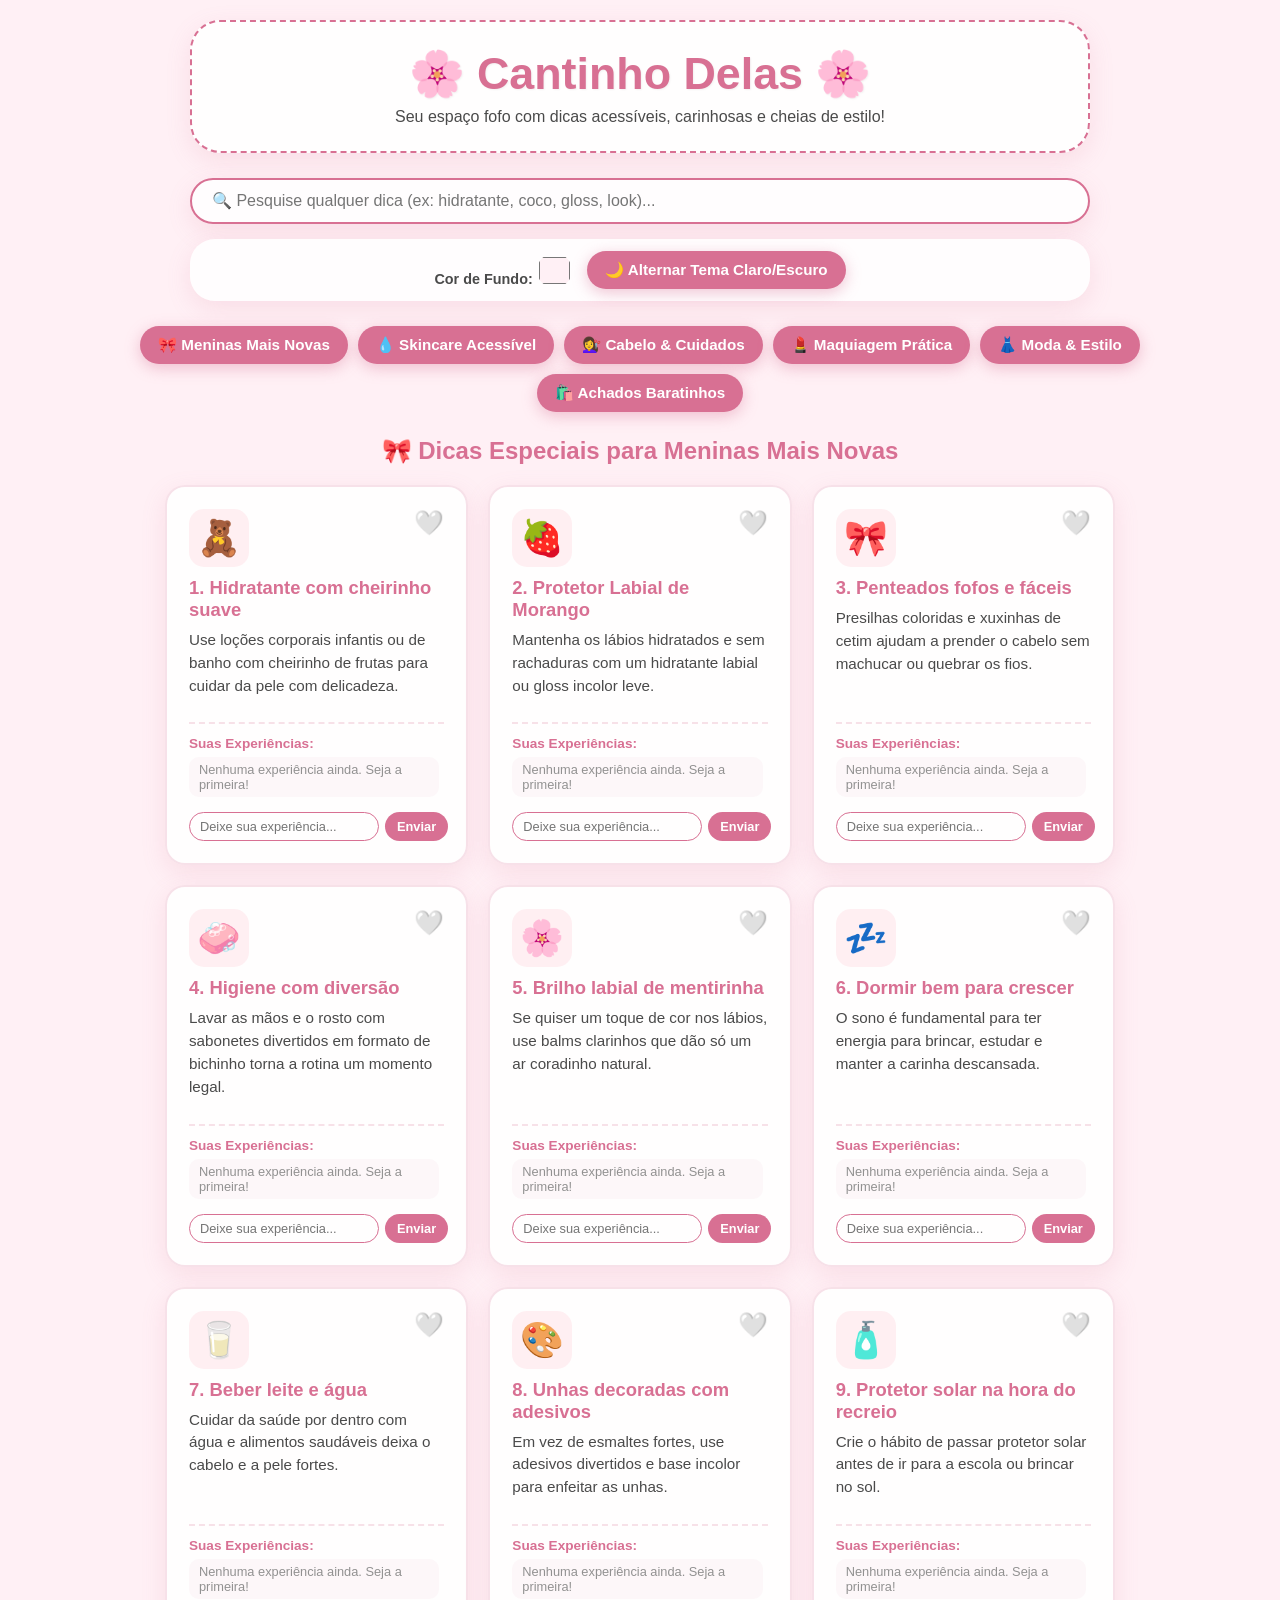
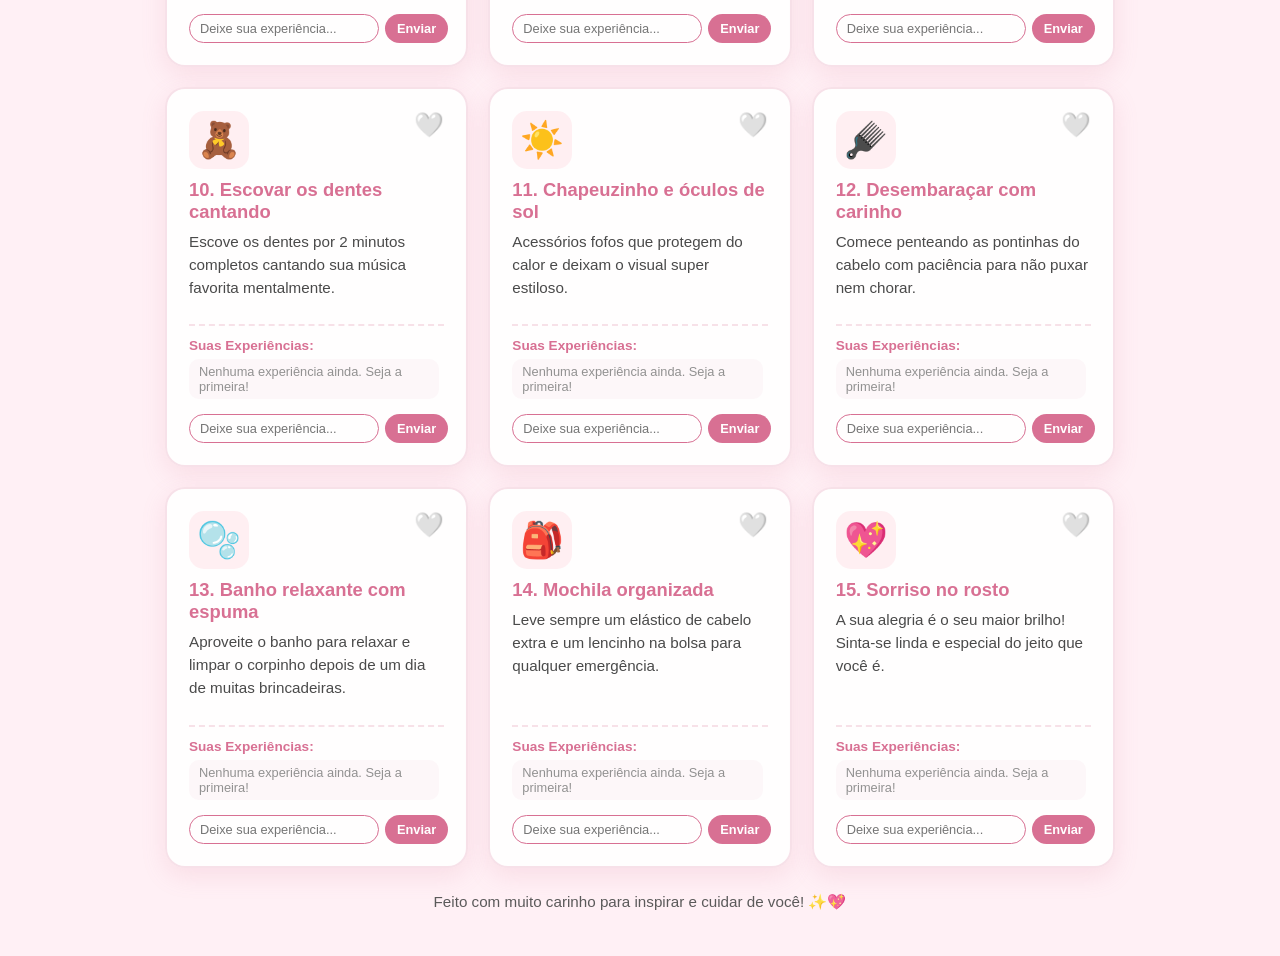
<file: index.html>
<!DOCTYPE html>
<html lang="pt-BR">
<head>
    <meta charset="UTF-8">
    <meta name="viewport" content="width=device-width, initial-scale=1.0">
    <title>Cantinho Delas - Dicas Acessíveis & Fofas</title>
    <style>
        :root {
            --bg-primary: #fff0f5; /* Rosa bebê padrão */
            --text-color: #4a4a4a;
            --card-bg: rgba(255, 255, 255, 0.9);
            --btn-primary: #d87093; /* Rosa mais escuro */
            --btn-hover: #c71585;
            --accent-color: #ff69b4;
            --shadow-soft: 0 8px 25px rgba(216, 112, 147, 0.15);
        }

        [data-theme="dark"] {
            --bg-primary: #1a1a1a;
            --text-color: #fce4ec;
            --card-bg: rgba(35, 35, 35, 0.95);
            --btn-primary: #ff69b4;
            --btn-hover: #ff1493;
            --accent-color: #ffb6c1;
            --shadow-soft: 0 8px 25px rgba(0, 0, 0, 0.4);
        }

        * {
            margin: 0;
            padding: 0;
            box-sizing: border-box;
            font-family: 'Segoe UI', Comic Sans MS, cursive, sans-serif;
            transition: background 0.3s, color 0.3s;
        }

        body {
            background-color: var(--bg-primary);
            color: var(--text-color);
            min-height: 100vh;
            display: flex;
            flex-direction: column;
            align-items: center;
            padding: 20px;
            background-image: radial-gradient(var(--accent-color) 0.5px, transparent 0.5px);
            background-size: 24px 24px;
        }

        header {
            text-align: center;
            margin-bottom: 25px;
            width: 100%;
            max-width: 900px;
            background: var(--card-bg);
            padding: 25px;
            border-radius: 30px;
            box-shadow: var(--shadow-soft);
            border: 2px dashed var(--btn-primary);
        }

        h1 {
            font-size: 2.8rem;
            color: var(--btn-primary);
            margin-bottom: 8px;
            text-shadow: 1px 1px 2px rgba(0,0,0,0.05);
        }

        /* Barra de Pesquisa e Controles */
        .controls-container {
            display: flex;
            flex-direction: column;
            gap: 15px;
            align-items: center;
            margin-bottom: 25px;
            width: 100%;
            max-width: 900px;
        }

        .search-bar {
            width: 100%;
            padding: 12px 20px;
            border-radius: 25px;
            border: 2px solid var(--btn-primary);
            background: var(--card-bg);
            color: var(--text-color);
            font-size: 1rem;
            box-shadow: var(--shadow-soft);
            outline: none;
        }

        .controls {
            display: flex;
            gap: 15px;
            justify-content: center;
            align-items: center;
            flex-wrap: wrap;
            background: var(--card-bg);
            padding: 12px 25px;
            border-radius: 25px;
            box-shadow: var(--shadow-soft);
            width: 100%;
        }

        input[type="color"] {
            border: none;
            width: 35px;
            height: 35px;
            border-radius: 50%;
            cursor: pointer;
            background: none;
        }

        /* Botões Holográficos / Fofos */
        .holo-btn {
            background: var(--btn-primary);
            color: white;
            border: none;
            padding: 10px 18px;
            border-radius: 25px;
            font-size: 0.95rem;
            font-weight: bold;
            cursor: pointer;
            position: relative;
            overflow: hidden;
            box-shadow: 0 4px 15px rgba(216, 112, 147, 0.4);
            transition: transform 0.2s, background 0.2s;
        }

        .holo-btn::after {
            content: '';
            position: absolute;
            top: -50%;
            left: -50%;
            width: 200%;
            height: 200%;
            background: linear-gradient(60deg, transparent, rgba(255,255,255,0.4), transparent);
            transform: rotate(30deg) translateX(-100%);
            transition: transform 0.6s ease-in-out;
        }

        .holo-btn:hover::after {
            transform: rotate(30deg) translateX(100%);
        }

        .holo-btn:hover {
            transform: translateY(-2px);
            background: var(--btn-hover);
        }

        /* Navegação por Pastas (Abas) */
        .nav-tabs {
            display: flex;
            gap: 10px;
            margin-bottom: 25px;
            justify-content: center;
            flex-wrap: wrap;
            max-width: 1000px;
        }

        .tab-content {
            display: none;
            width: 100%;
            max-width: 950px;
            animation: fadeIn 0.4s ease;
        }

        .tab-content.active {
            display: block;
        }

        @keyframes fadeIn {
            from { opacity: 0; transform: translateY(8px); }
            to { opacity: 1; transform: translateY(0); }
        }

        .grid-dicas {
            display: grid;
            grid-template-columns: repeat(auto-fit, minmax(280px, 1fr));
            gap: 20px;
        }

        /* Cards Estilizados e Detalhados */
        .card {
            background: var(--card-bg);
            border-radius: 20px;
            padding: 22px;
            box-shadow: var(--shadow-soft);
            border: 2px solid rgba(216, 112, 147, 0.2);
            display: flex;
            flex-direction: column;
            justify-content: space-between;
            position: relative;
        }

        .card-header {
            display: flex;
            justify-content: space-between;
            align-items: flex-start;
        }

        .card .icon {
            font-size: 2.2rem;
            margin-bottom: 10px;
            background: rgba(255, 182, 193, 0.2);
            padding: 8px;
            border-radius: 15px;
            display: inline-block;
        }

        .fav-btn {
            background: none;
            border: none;
            font-size: 1.5rem;
            cursor: pointer;
            transition: transform 0.2s;
        }

        .fav-btn:hover {
            transform: scale(1.25);
        }

        .card h3 {
            font-size: 1.15rem;
            margin-bottom: 8px;
            color: var(--btn-primary);
        }

        .card p {
            font-size: 0.95rem;
            line-height: 1.5;
            margin-bottom: 15px;
        }

        /* Seção de Experiências */
        .experiencias-section {
            border-top: 2px dashed rgba(216, 112, 147, 0.2);
            padding-top: 12px;
            margin-top: 10px;
        }

        .experiencias-section h4 {
            font-size: 0.85rem;
            margin-bottom: 6px;
            color: var(--btn-primary);
        }

        .lista-comentarios {
            max-height: 90px;
            overflow-y: auto;
            font-size: 0.8rem;
            margin-bottom: 10px;
            padding-right: 5px;
        }

        .comentario-item {
            background: rgba(216, 112, 147, 0.08);
            padding: 5px 10px;
            border-radius: 10px;
            margin-bottom: 5px;
        }

        .form-experiencia {
            display: flex;
            gap: 6px;
        }

        .form-experiencia input {
            flex: 1;
            padding: 6px 10px;
            border-radius: 15px;
            border: 1px solid var(--btn-primary);
            font-size: 0.8rem;
            background: transparent;
            color: var(--text-color);
            outline: none;
        }

        .form-experiencia button {
            background: var(--btn-primary);
            color: white;
            border: none;
            padding: 6px 12px;
            border-radius: 15px;
            font-size: 0.8rem;
            cursor: pointer;
            font-weight: bold;
        }

        .form-experiencia button:hover {
            background: var(--btn-hover);
        }

        footer {
            margin-top: auto;
            padding: 25px;
            text-align: center;
            font-size: 0.95rem;
            opacity: 0.9;
        }
    </style>
</head>
<body data-theme="light">

    <header>
        <h1>🌸 Cantinho Delas 🌸</h1>
        <p>Seu espaço fofo com dicas acessíveis, carinhosas e cheias de estilo!</p>
    </header>

    <!-- Controles & Pesquisa -->
    <div class="controls-container">
        <input type="text" id="searchInput" class="search-bar" placeholder="🔍 Pesquise qualquer dica (ex: hidratante, coco, gloss, look)..." oninput="filtrarDicas()">
        <div class="controls">
            <div>
                <label for="colorPicker" style="font-size:0.9rem; font-weight:bold;">Cor de Fundo:</label>
                <input type="color" id="colorPicker" value="#fff0f5" onchange="mudarCorFundo(this.value)">
            </div>
            <button class="holo-btn" onclick="alternarTema()">🌙 Alternar Tema Claro/Escuro</button>
        </div>
    </div>

    <!-- Navegação (Pastas/Abas) -->
    <div class="nav-tabs">
        <button class="holo-btn" onclick="mudarAba('meninas-novas')">🎀 Meninas Mais Novas</button>
        <button class="holo-btn" onclick="mudarAba('skincare')">💧 Skincare Acessível</button>
        <button class="holo-btn" onclick="mudarAba('cabelo')">💇‍♀️ Cabelo & Cuidados</button>
        <button class="holo-btn" onclick="mudarAba('maquiagem')">💄 Maquiagem Prática</button>
        <button class="holo-btn" onclick="mudarAba('moda')">👗 Moda & Estilo</button>
        <button class="holo-btn" onclick="mudarAba('cosmeticos')">🛍️ Achados Baratinhos</button>
    </div>

    <!-- PASTA 1: MENINAS MAIS NOVAS (15 Dicas) -->
    <div id="meninas-novas" class="tab-content active">
        <h2 style="text-align:center; margin-bottom:20px; color:var(--btn-primary);">🎀 Dicas Especiais para Meninas Mais Novas</h2>
        <div class="grid-dicas" id="grid-meninas-novas"></div>
    </div>

    <!-- PASTA 2: SKINCARE (15 Dicas) -->
    <div id="skincare" class="tab-content">
        <h2 style="text-align:center; margin-bottom:20px; color:var(--btn-primary);">💧 Skincare Acessível (15 Dicas)</h2>
        <div class="grid-dicas" id="grid-skincare"></div>
    </div>

    <!-- PASTA 3: CABELO (15 Dicas) -->
    <div id="cabelo" class="tab-content">
        <h2 style="text-align:center; margin-bottom:20px; color:var(--btn-primary);">💇‍♀️ Cuidados com o Cabelo (15 Dicas)</h2>
        <div class="grid-dicas" id="grid-cabelo"></div>
    </div>

    <!-- PASTA 4: MAQUIAGEM (15 Dicas) -->
    <div id="maquiagem" class="tab-content">
        <h2 style="text-align:center; margin-bottom:20px; color:var(--btn-primary);">💄 Maquiagem Prática (15 Dicas)</h2>
        <div class="grid-dicas" id="grid-maquiagem"></div>
    </div>

    <!-- PASTA 5: MODA & ESTILO (15 Dicas) -->
    <div id="moda" class="tab-content">
        <h2 style="text-align:center; margin-bottom:20px; color:var(--btn-primary);">👗 Moda & Estilo Acessível (15 Dicas)</h2>
        <div class="grid-dicas" id="grid-moda"></div>
    </div>

    <!-- PASTA 6: ACHADOS BARATINHOS (15 Dicas) -->
    <div id="cosmeticos" class="tab-content">
        <h2 style="text-align:center; margin-bottom:20px; color:var(--btn-primary);">🛍️ Cosméticos Baratinhos que Valem a Pena (15 Dicas)</h2>
        <div class="grid-dicas" id="grid-cosmeticos"></div>
    </div>

    <footer>
        <p>Feito com muito carinho para inspirar e cuidar de você! ✨💖</p>
    </footer>

    <script>
        // BANCO DE DADOS COMPLETO COM 15 DICAS EM CADA CATEGORIA
        const novasDicas = [
            { id: "nv_1", icone: "🧸", categoria: "meninas-novas", titulo: "1. Hidratante com cheirinho suave", desc: "Use loções corporais infantis ou de banho com cheirinho de frutas para cuidar da pele com delicadeza." },
            { id: "nv_2", icone: "🍓", categoria: "meninas-novas", titulo: "2. Protetor Labial de Morango", desc: "Mantenha os lábios hidratados e sem rachaduras com um hidratante labial ou gloss incolor leve." },
            { id: "nv_3", icone: "🎀", categoria: "meninas-novas", titulo: "3. Penteados fofos e fáceis", desc: "Presilhas coloridas e xuxinhas de cetim ajudam a prender o cabelo sem machucar ou quebrar os fios." },
            { id: "nv_4", icone: "🧼", categoria: "meninas-novas", titulo: "4. Higiene com diversão", desc: "Lavar as mãos e o rosto com sabonetes divertidos em formato de bichinho torna a rotina um momento legal." },
            { id: "nv_5", icone: "🌸", categoria: "meninas-novas", titulo: "5. Brilho labial de mentirinha", desc: "Se quiser um toque de cor nos lábios, use balms clarinhos que dão só um ar coradinho natural." },
            { id: "nv_6", icone: "💤", categoria: "meninas-novas", titulo: "6. Dormir bem para crescer", desc: "O sono é fundamental para ter energia para brincar, estudar e manter a carinha descansada." },
            { id: "nv_7", icone: "🥛", categoria: "meninas-novas", titulo: "7. Beber leite e água", desc: "Cuidar da saúde por dentro com água e alimentos saudáveis deixa o cabelo e a pele fortes." },
            { id: "nv_8", icone: "🎨", categoria: "meninas-novas", titulo: "8. Unhas decoradas com adesivos", desc: "Em vez de esmaltes fortes, use adesivos divertidos e base incolor para enfeitar as unhas." },
            { id: "nv_9", icone: "🧴", categoria: "meninas-novas", titulo: "9. Protetor solar na hora do recreio", desc: "Crie o hábito de passar protetor solar antes de ir para a escola ou brincar no sol." },
            { id: "nv_10", icone: "🧸", categoria: "meninas-novas", titulo: "10. Escovar os dentes cantando", desc: "Escove os dentes por 2 minutos completos cantando sua música favorita mentalmente." },
            { id: "nv_11", icone: "☀️", categoria: "meninas-novas", titulo: "11. Chapeuzinho e óculos de sol", desc: "Acessórios fofos que protegem do calor e deixam o visual super estiloso." },
            { id: "nv_12", icone: "🪮", categoria: "meninas-novas", titulo: "12. Desembaraçar com carinho", desc: "Comece penteando as pontinhas do cabelo com paciência para não puxar nem chorar." },
            { id: "nv_13", icone: "🫧", categoria: "meninas-novas", titulo: "13. Banho relaxante com espuma", desc: "Aproveite o banho para relaxar e limpar o corpinho depois de um dia de muitas brincadeiras." },
            { id: "nv_14", icone: "🎒", categoria: "meninas-novas", titulo: "14. Mochila organizada", desc: "Leve sempre um elástico de cabelo extra e um lencinho na bolsa para qualquer emergência." },
            { id: "nv_15", icone: "💖", categoria: "meninas-novas", titulo: "15. Sorriso no rosto", desc: "A sua alegria é o seu maior brilho! Sinta-se linda e especial do jeito que você é." }
        ];

        const skincareDicas = [
            { id: "sk_1", icone: "🧼", categoria: "skincare", titulo: "1. Limpeza Suave", desc: "Use sabonete específico para o rosto duas vezes ao dia para não remover a proteção natural." },
            { id: "sk_2", icone: "💧", categoria: "skincare", titulo: "2. Hidratação Diária", desc: "Mesmo peles oleosas precisam de hidratante leve em gel para manter o equilíbrio." },
            { id: "sk_3", icone: "☀️", categoria: "skincare", titulo: "3. Protetor Solar Sempre", desc: "O passo mais importante! Protege contra manchas e envelhecimento precoce todos os dias." },
            { id: "sk_4", icone: "🧊", categoria: "skincare", titulo: "4. Gelo de Chá Verde", desc: "Desinche o rosto pela manhã passando cubos de gelo de chá verde enrolados em um pano limpo." },
            { id: "sk_5", icone: "🍯", categoria: "skincare", titulo: "5. Máscara de Mel", desc: "O mel é bactericida e hidratante natural. Aplique por 10 minutos para uma pele iluminada." },
            { id: "sk_6", icone: "💧", categoria: "skincare", titulo: "6. Beba Água", desc: "A hidratação de dentro para fora reflete diretamente na elasticidade e viço da pele." },
            { id: "sk_7", icone: "🍅", categoria: "skincare", titulo: "7. Esfoliação com Borra de Café", desc: "Misture borra de café com mel para uma esfoliação caseira barata e revigorante (1x na semana)." },
            { id: "sk_8", icone: "🥒", categoria: "skincare", titulo: "8. Rodelas de Pepino", desc: "Ótimas para amenizar olheiras e dar uma sensação refrescante na área dos olhos." },
            { id: "sk_9", icone: "🛌", categoria: "skincare", titulo: "9. Fronha Limpa", desc: "Troque a fronha do travesseiro a cada 3 dias para evitar acúmulo de bactérias e espinhas." },
            { id: "sk_10", icone: "🚫", categoria: "skincare", titulo: "10. Não durma com maquiagem", desc: "Isso entope os poros e causa cravos. Remova sempre antes de deitar." },
            { id: "sk_11", icone: "🌿", categoria: "skincare", titulo: "11. Babosa (Aloe Vera)", desc: "O gel puro da folha acalma vermelhidões e hidrata áreas ressecadas do rosto." },
            { id: "sk_12", icone: "🧴", categoria: "skincare", titulo: "12. Água Termal Caseira", desc: "Chá de camomila gelado em borrifador acalma peles irritadas ao longo do dia." },
            { id: "sk_13", icone: "🧖‍♀️", categoria: "skincare", titulo: "13. Vaporização Facial", desc: "Aproxime o rosto de uma bacia com água morna e toalha na cabeça para abrir os poros antes de limpar." },
            { id: "sk_14", icone: "🍒", categoria: "skincare", titulo: "14. Vitamina C Econômica", desc: "Alimentos ricos em vitamina C ajudam na imunidade e no viço da pele consumidos regularmente." },
            { id: "sk_15", icone: "💤", categoria: "skincare", titulo: "15. Sono de Beleza", desc: "Dormir de 7 a 8 horas por noite reduz olheiras e ajuda na regeneração celular." }
        ];

        const cabeloDicas = [
            { id: "cb_1", icone: "🚿", categoria: "cabelo", titulo: "1. Água Morna a Fria", desc: "Evite água muito quente para não ressecar os fios e estimular caspa." },
            { id: "cb_2", icone: "🥥", categoria: "cabelo", titulo: "2. Umectação com Óleo de Coco", desc: "Aplique óleo de coco vegetal nos fios secos antes de lavar para nutrir profundamente." },
            { id: "cb_3", icone: "🪮", categoria: "cabelo", titulo: "3. Desembarace de Baixo para Cima", desc: "Comece pelas pontas e vá subindo para não quebrar o cabelo." },
            { id: "cb_4", icone: "🧣", categoria: "cabelo", titulo: "4. Fronha de Cetim", desc: "Evita o frizz e a quebra dos fios durante o sono comparado ao algodão." },
            { id: "cb_5", icone: "🥑", categoria: "cabelo", titulo: "5. Hidratação Caseira de Abacate", desc: "Amasse meia abacate com creme de hidratação para fios super macios e brilhantes." },
            { id: "cb_6", icone: "⏱️", categoria: "cabelo", titulo: "6. Respeite o Tempo de Ação", desc: "Deixar a máscara por horas não adianta; siga o tempo do rótulo (geralmente 3 a 5 minutos)." },
            { id: "cb_7", icone: "🧴", categoria: "cabelo", titulo: "7. Protetor Térmico", desc: "Sempre use antes do secador, chapinha ou difusor para blindar contra o calor." },
            { id: "cb_8", icone: "🔄", categoria: "cabelo", titulo: "8. Cronograma Capilar", desc: "Alterne entre Hidratação, Nutrição e Reconstrução conforme a necessidade do seu fio." },
            { id: "cb_9", icone: "✂️", categoria: "cabelo", titulo: "9. Corte as Pontas", desc: "Aparar as pontinhas a cada 3 meses elimina pontas duplas e dá leveza." },
            { id: "cb_10", icone: "🌿", categoria: "cabelo", titulo: "10. Tônico de Alecrim", desc: "Estimula o crescimento capilar saudável e combate a queda de forma barata e natural." },
            { id: "cb_11", icone: "👕", categoria: "cabelo", titulo: "11. Secar com Camisa de Algodão", desc: "Substitua a toalha comum por uma camisa velha de algodão para secar sem frizz." },
            { id: "cb_12", icone: "🧼", categoria: "cabelo", titulo: "12. Shampoo só na Raiz", desc: "O comprimento limpa com a espuma que escorre; não esfregue o comprimento." },
            { id: "cb_13", icone: "🧊", categoria: "cabelo", titulo: "13. Último Enxágue Gelado", desc: "Ajuda a selar as cutículas e garante um brilho instantâneo no cabelo." },
            { id: "cb_14", icone: "💧", categoria: "cabelo", titulo: "14. Leave-in Diário", desc: "Use um creme sem enxágue nas pontas para proteger contra poluição e sol." },
            { id: "cb_15", icone: "🧘‍♀️", categoria: "cabelo", titulo: "15. Massagem no Couro Cabeludo", desc: "Massageie com as pontas dos dedos na hora do banho para ativar a circulação sanguínea." }
        ];

        const maquiagemDicas = [
            { id: "mq_1", icone: "✨", categoria: "maquiagem", titulo: "1. Hidratante antes de tudo", desc: "A base assenta muito melhor e não craquela se a pele estiver hidratada." },
            { id: "mq_2", icone: "🎨", categoria: "maquiagem", titulo: "2. Corretivo no Ponto Certo", desc: "Aplique apenas no cantinho interno do olho para iluminar o olhar sem pesar." },
            { id: "mq_3", icone: "🧊", categoria: "maquiagem", titulo: "3. Fixador Caseiro com Soro", desc: "Borrifar soro fisiológico gelado ajuda a fixar a maquiagem e refrescar." },
            { id: "mq_4", icone: "💋", categoria: "maquiagem", titulo: "4. Esfoliação nos Lábios", desc: "Misture açúcar com mel para remover peles soltas antes de passar batom matte." },
            { id: "mq_5", icone: "👁️", categoria: "maquiagem", titulo: "5. Curvex Aquecido", desc: "Esquente levemente o curvex com o secador para o cílio durar curvado o dia todo." },
            { id: "mq_6", icone: "🖌️", categoria: "maquiagem", titulo: "6. Lave os Pincéis", desc: "Higienize pincéis e esponjas quinzenalmente para evitar espinhas e infecções." },
            { id: "mq_7", icone: "💄", categoria: "maquiagem", titulo: "7. Batom como Blush", desc: "Use um batom cremoso rosado como blush cremoso para um efeito super natural." },
            { id: "mq_8", icone: "🤎", categoria: "maquiagem", titulo: "8. Sombra como Delineador", desc: "Molhe um pincel chanfrado com água ou soro e use sombra escura para um delineado esfumado fácil." },
            { id: "mq_9", icone: "🪄", categoria: "maquiagem", titulo: "9. Truque do Contorno", desc: "Faça traços leves abaixo das maçãs do rosto para afinar o rosto com delicadeza." },
            { id: "mq_10", icone: "🌟", categoria: "maquiagem", titulo: "10. Iluminador Estratégico", desc: "Pingo de iluminador no arco do cupido (boca) e pontinha do nariz dá um charme incrível." },
            { id: "mq_11", icone: "📐", categoria: "maquiagem", titulo: "11. Corrigir a Sobrancelha com Leveza", desc: "Preencha apenas as falhas com sombra opaca ou lápis seco para um visual natural." },
            { id: "mq_12", icone: "📌", categoria: "maquiagem", titulo: "12. Pó Translúcido na Medida", desc: "Aplique apenas na zona T para controlar a oleosidade sem trincar." },
            { id: "mq_13", icone: "👁️‍🗨️", categoria: "maquiagem", titulo: "13. Lápis Bege na Linha d'Água", desc: "Abre o olhar e dá a impressão de olhos maiores e mais descansados." },
            { id: "mq_14", icone: "🌬️", categoria: "maquiagem", titulo: "14. Retirar Excesso de Pó", desc: "Passe um pincel limpo e seco no rosto todo no final para tirar o aspecto pesado." },
            { id: "mq_15", icone: "🎒", categoria: "maquiagem", titulo: "15. Kit de Sobrevivência na Bolsa", desc: "Carregue lenço antioleosidade, batom e corretivo para retoques rápidos." }
        ];

        const modaDicas = [
            { id: "md_1", icone: "👚", categoria: "moda", titulo: "1. Regra das Três Peças", desc: "Adicionar uma terceira peça (colete, jaqueta ou acessório) eleva qualquer look simples." },
            { id: "md_2", icone: "👖", categoria: "moda", titulo: "2. Ajustar na Costureira", desc: "Comprar uma peça barata em brechó e ajustar no seu corpo faz parecer roupa de grife." },
            { id: "md_3", icone: "👜", categoria: "moda", titulo: "3. Bolsas Versáteis", desc: "Tenha uma bolsa neutra (preta ou bege) que combine com todos os seus sapatos." },
            { id: "md_4", icone: "👟", categoria: "moda", titulo: "4. Tênis Branco Coringa", desc: "Um tênis branco limpinho combina com vestidos, calças e saias, além de ser confortável." },
            { id: "md_5", icone: "🎨", categoria: "moda", titulo: "5. Círculo Cromático", desc: "Misture cores complementares (como rosa e verde claro) para looks modernos e estilosos." },
            { id: "md_6", icone: "🧣", categoria: "moda", titulo: "6. Truques com Acessórios", desc: "Lenços no cabelo ou pescoço dão um toque super chique sem gastar quase nada." },
            { id: "md_7", icone: "✂️", categoria: "moda", titulo: "7. Customização (DIY)", desc: "Transforme uma calça jeans antiga em shorts estilosos cortando a barra e desfiando." },
            { id: "md_8", icone: "🧥", categoria: "moda", titulo: "8. Guarda-Roupa Inteligente", desc: "Aposte em peças básicas de boa qualidade que podem ser combinadas entre si de várias formas." },
            { id: "md_9", icone: "💎", categoria: "moda", titulo: "9. Mix de Colares", desc: "Misture colares de comprimentos diferentes para dar destaque a blusas decotadas ou lisas." },
            { id: "md_10", icone: "👗", categoria: "moda", titulo: "10. Vestido com Tênis", desc: "O combo perfeito entre conforto e feminilidade para passear no dia a dia." },
            { id: "md_11", icone: "👔", categoria: "moda", titulo: "11. Dobrar a Barra das Calças", desc: "Drar a barra da calça jeans ou dobrar a manga da camisa traz um ar despojado e estiloso." },
            { id: "md_12", icone: "🛒", categoria: "moda", titulo: "12. Garimpo em Brechós", desc: "Brechós são tesouros de peças únicas, vintage e super baratas." },
            { id: "md_13", icone: "✨", categoria: "moda", titulo: "13. Cintos para Marcar a Cintura", desc: "Um cinto simples muda totalmente o caimento de um vestido soltinho ou camisa oversized." },
            { id: "md_14", icone: "🧥", categoria: "moda", titulo: "14. Cuidados com as Roupas", desc: "Lavar roupas delicadas à mão e secar à sombra faz suas peças durarem muito mais." },
            { id: "md_15", icone: "💖", categoria: "moda", titulo: "15. Vista o que te faz bem", desc: "A melhor tendência de moda é aquela em que você se sente confortável e confiante." }
        ];

        const cosmeticosDicas = [
            { id: "cs_1", icone: "🧴", categoria: "cosmeticos", titulo: "1. Hidratante Nivea da Lata Azul", desc: "Um clássico super barato e multiuso para hidratar áreas ressecadas como cotovelos e pés." },
            { id: "cs_2", icone: "💄", categoria: "cosmeticos", titulo: "2. Lip Oil ou Gloss Ruby Rose", desc: "Super acessíveis, deixam um brilho espelhado lindo e hidratam os lábios sem grudar." },
            { id: "cs_3", icone: "👁️", categoria: "cosmeticos", titulo: "3. Máscara de Cílios Trópico (Ruby Rose)", desc: "Baratinha, entrega volume, alongamento e não borra fácil ao longo do dia." },
            { id: "cs_4", icone: "💧", categoria: "cosmeticos", titulo: "4. Água Micelar Needs ou Max Love", desc: "Ótimas para limpar a pele e remover maquiagem leve custando bem pouquinho." },
            { id: "cs_5", icone: "🧼", categoria: "cosmeticos", titulo: "5. Sabonetes Faciais Granado", desc: "Acessíveis, duram bastante e limpam a pele sem agredir ou ressecar." },
            { id: "cs_6", icone: "🥥", categoria: "cosmeticos", titulo: "6. Cremes de Hidratação Skala", desc: "Custo-benefício imbatível para fazer umectação ou hidratação rápida no cabelo." },
            { id: "cs_7", icone: "✨", categoria: "cosmeticos", titulo: "7. Corretivo Líquido Tracta", desc: "Alta cobertura por um preço super justo, excelente para esconder olheiras." },
            { id: "cs_8", icone: "🌸", categoria: "cosmeticos", titulo: "8. Hidratantes Corporais Paixão ou Monange", desc: "Fragrâncias deliciosas e hidratação diária acessível em qualquer farmácia." },
            { id: "cs_9", icone: "🖌️", categoria: "cosmeticos", titulo: "9. Esponjinhas de Maquiagem Macrilan", desc: "Baratas e super macias quando umedecidas para aplicar base e corretivo." },
            { id: "cs_10", icone: "💄", categoria: "cosmeticos", titulo: "10. Batons Matte Vult ou Avon", desc: "Cores lindas, boa fixação e preços que cabem direitinho no bolso." },
            { id: "cs_11", icone: "☀️", categoria: "cosmeticos", titulo: "11. Protetor Solar Facial Needs Sun", desc: "Opção nacional com ótimo custo-benefício para proteger o rosto diariamente." },
            { id: "cs_12", icone: "🌿", categoria: "cosmeticos", titulo: "12. Gel de Limpeza Facial Neutrogena (Mini)", desc: "Rende muito e limpa profundamente peles mistas e oleosas de forma acessível." },
            { id: "cs_13", icone: "🎨", categoria: "cosmeticos", titulo: "13. Paletas de Sombras Ludurana", desc: "Excelente pigmentação por um preço super popular e acessível." },
            { id: "cs_14", icone: "🛁", categoria: "cosmeticos", titulo: "14. Óleo de Coco Vegetal Copra", desc: "Versátil para cabelo e corpo, encontrado facilmente em mercados por preço amigo." },
            { id: "cs_15", icone: "💖", categoria: "cosmeticos", titulo: "15. Lenços Demaquilantes Max Love", desc: "Práticos para levar na bolsa e remover maquiagem de emergência rapidamente." }
        ];

        const todasDicas = [...novasDicas, ...skincareDicas, ...cabeloDicas, ...maquiagemDicas, ...modaDicas, ...cosmeticosDicas];

        function obterDadosSalvos() {
            return JSON.parse(localStorage.getItem('cantinhoDelasDados')) || {};
        }

        function salvarDados(dados) {
            localStorage.setItem('cantinhoDelasDados', JSON.stringify(dados));
        }

        function toggleFavorito(idDica) {
            let dados = obterDadosSalvos();
            if(!dados[idDica]) dados[idDica] = { fav: false, experiencias: [] };
            dados[idDica].fav = !dados[idDica].fav;
            salvarDados(dados);
            atualizarCardUI(idDica);
        }

        function adicionarExperiencia(idDica, event) {
            event.preventDefault();
            const input = document.getElementById(`input-${idDica}`);
            const texto = input.value.trim();
            if(!texto) return;

            let dados = obterDadosSalvos();
            if(!dados[idDica]) dados[idDica] = { fav: false, experiencias: [] };
            dados[idDica].experiencias.push(texto);
            salvarDados(dados);

            input.value = '';
            atualizarCardUI(idDica);
        }

        function atualizarCardUI(idDica) {
            const dados = obterDadosSalvos()[idDica] || { fav: false, experiencias: [] };
            const btnFav = document.getElementById(`fav-${idDica}`);
            if(btnFav) btnFav.textContent = dados.fav ? "❤️" : "🤍";

            const listaComentarios = document.getElementById(`comentarios-${idDica}`);
            if(listaComentarios) {
                if(dados.experiencias.length === 0) {
                    listaComentarios.innerHTML = '<div class="comentario-item" style="opacity:0.6;">Nenhuma experiência ainda. Seja a primeira!</div>';
                } else {
                    listaComentarios.innerHTML = dados.experiencias.map(exp => `<div class="comentario-item">💬 ${exp}</div>`).join('');
                }
            }
        }

        function renderizarGrid(idContainer, lista) {
            const container = document.getElementById(idContainer);
            const dadosSalvos = obterDadosSalvos();

            container.innerHTML = lista.map(dica => {
                const info = dadosSalvos[dica.id] || { fav: false, experiencias: [] };
                const coracao = info.fav ? "❤️" : "🤍";
                const experienciasHtml = info.experiencias.length === 0 
                    ? '<div class="comentario-item" style="opacity:0.6;">Nenhuma experiência ainda. Seja a primeira!</div>'
                    : info.experiencias.map(exp => `<div class="comentario-item">💬 ${exp}</div>`).join('');

                return `
                    <div class="card">
                        <div>
                            <div class="card-header">
                                <div class="icon">${dica.icone}</div>
                                <button class="fav-btn" id="fav-${dica.id}" onclick="toggleFavorito('${dica.id}')" title="Favoritar dica">${coracao}</button>
                            </div>
                            <h3>${dica.titulo}</h3>
                            <p>${dica.desc}</p>
                        </div>
                        <div class="experiencias-section">
                            <h4>Suas Experiências:</h4>
                            <div class="lista-comentarios" id="comentarios-${dica.id}">
                                ${experienciasHtml}
                            </div>
                            <form class="form-experiencia" onsubmit="adicionarExperiencia('${dica.id}', event)">
                                <input type="text" id="input-${dica.id}" placeholder="Deixe sua experiência..." required>
                                <button type="submit">Enviar</button>
                            </form>
                        </div>
                    </div>
                `;
            }).join('');
        }

        // Inicializar todas as pastas
        renderizarGrid('grid-meninas-novas', novasDicas);
        renderizarGrid('grid-skincare', skincareDicas);
        renderizarGrid('grid-cabelo', cabeloDicas);
        renderizarGrid('grid-maquiagem', maquiagemDicas);
        renderizarGrid('grid-moda', modaDicas);
        renderizarGrid('grid-cosmeticos', cosmeticosDicas);

        function mudarAba(idAba) {
            document.querySelectorAll('.tab-content').forEach(aba => aba.classList.remove('active'));
            document.getElementById(idAba).classList.add('active');
            // Limpa a busca ao trocar de aba para exibir o conteúdo completo da categoria
            document.getElementById('searchInput').value = '';
            renderizarGrid('grid-meninas-novas', novasDicas);
            renderizarGrid('grid-skincare', skincareDicas);
            renderizarGrid('grid-cabelo', cabeloDicas);
            renderizarGrid('grid-maquiagem', maquiagemDicas);
            renderizarGrid('grid-moda', modaDicas);
            renderizarGrid('grid-cosmeticos', cosmeticosDicas);
        }

        // Lupa de Pesquisa Inteligente
        function filtrarDicas() {
            const termo = document.getElementById('searchInput').value.toLowerCase();
            if(!termo) {
                renderizarGrid('grid-meninas-novas', novasDicas);
                renderizarGrid('grid-skincare', skincareDicas);
                renderizarGrid('grid-cabelo', cabeloDicas);
                renderizarGrid('grid-maquiagem', maquiagemDicas);
                renderizarGrid('grid-moda', modaDicas);
                renderizarGrid('grid-cosmeticos', cosmeticosDicas);
                return;
            }

            const filtradas = todasDicas.filter(d => 
                d.titulo.toLowerCase().includes(termo) || d.desc.toLowerCase().includes(termo)
            );

            // Abre a aba de skincare ou exibe onde houver correspondência, ou cria uma visão geral filtrada
            // Para simplicidade e eficácia, filtramos e exibimos na aba atualmente ativa:
            const abaAtiva = document.querySelector('.tab-content.active');
            const idGridAtivo = abaAtiva.querySelector('.grid-dicas').id;
            
            const categoriaAtiva = idGridAtivo.replace('grid-', '');
            const listaCategoria = todasDicas.filter(d => d.categoria === categoriaAtiva);
            const filtradasNaCategoria = listaCategoria.filter(d => 
                d.titulo.toLowerCase().includes(termo) || d.desc.toLowerCase().includes(termo)
            );

            renderizarGrid(idGridAtivo, filtradasNaCategoria);
        }

        function mudarCorFundo(cor) {
            document.documentElement.style.setProperty('--bg-primary', cor);
        }

        function alternarTema() {
            const body = document.body;
            const atual = body.getAttribute('data-theme');
            body.setAttribute('data-theme', atual === 'light' ? 'dark' : 'light');
        }
    </script>
</body>
</html>
</file>
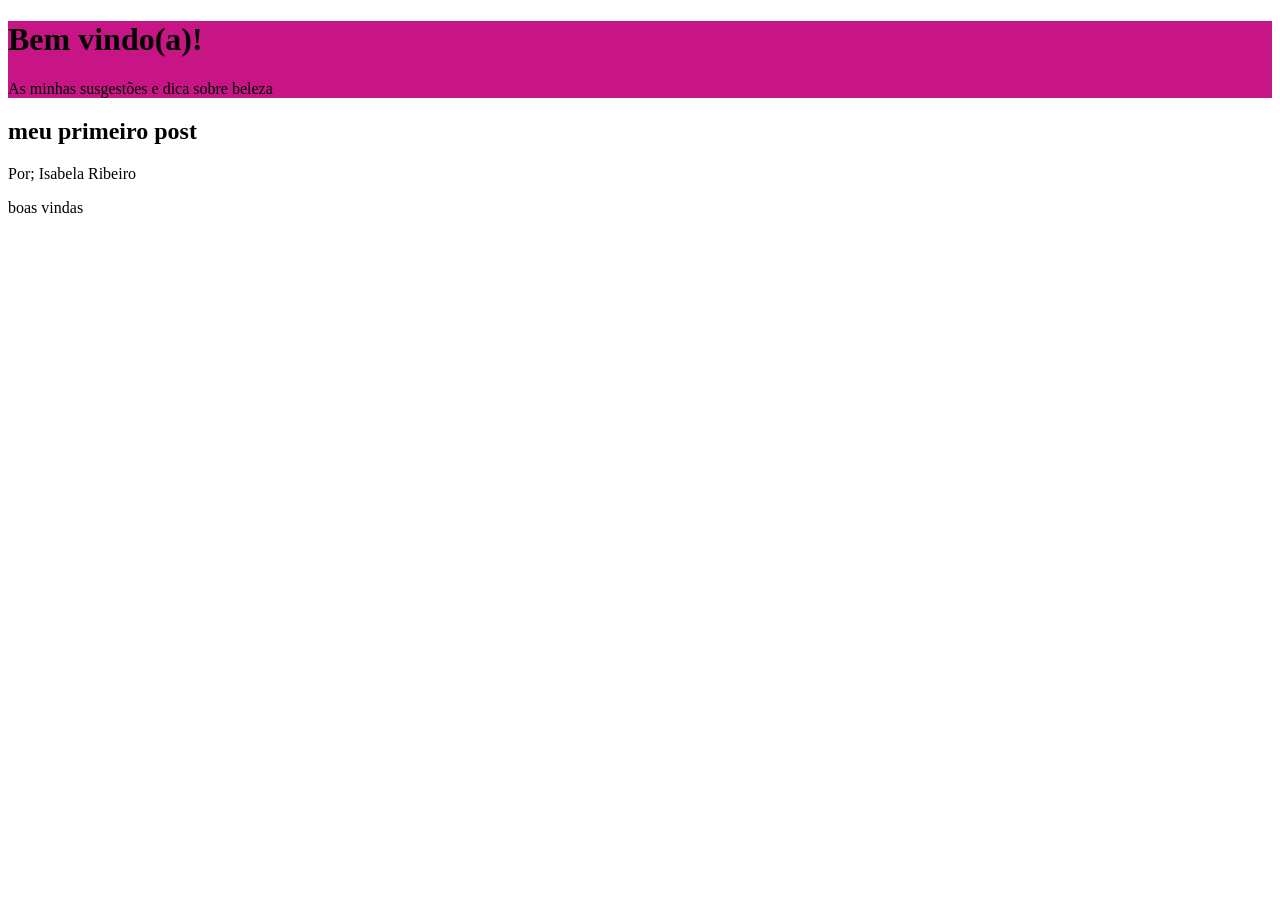
<file: isa/index.html>
<!DOCTYPE html>
<html lang="pt-br">
<head>
    <meta charset="UTF-8">
    <meta name="viewport" content="width=device-width, initial-scale=1.0">
      <title>Blog</title>
      <style>
       header{
        background-color: mediumvioletred;
       }
      </style>
</head>
<body>
  <header>
 <h1>Bem vindo(a)!</h1>
 <p>As minhas susgestões e dica sobre beleza </p>   
</header>
<main>
  <h2>meu primeiro post</h2>  
  <p>Por; Isabela Ribeiro</p>
  <p>boas vindas</p>
<main>
</body>
</html>
</file>
